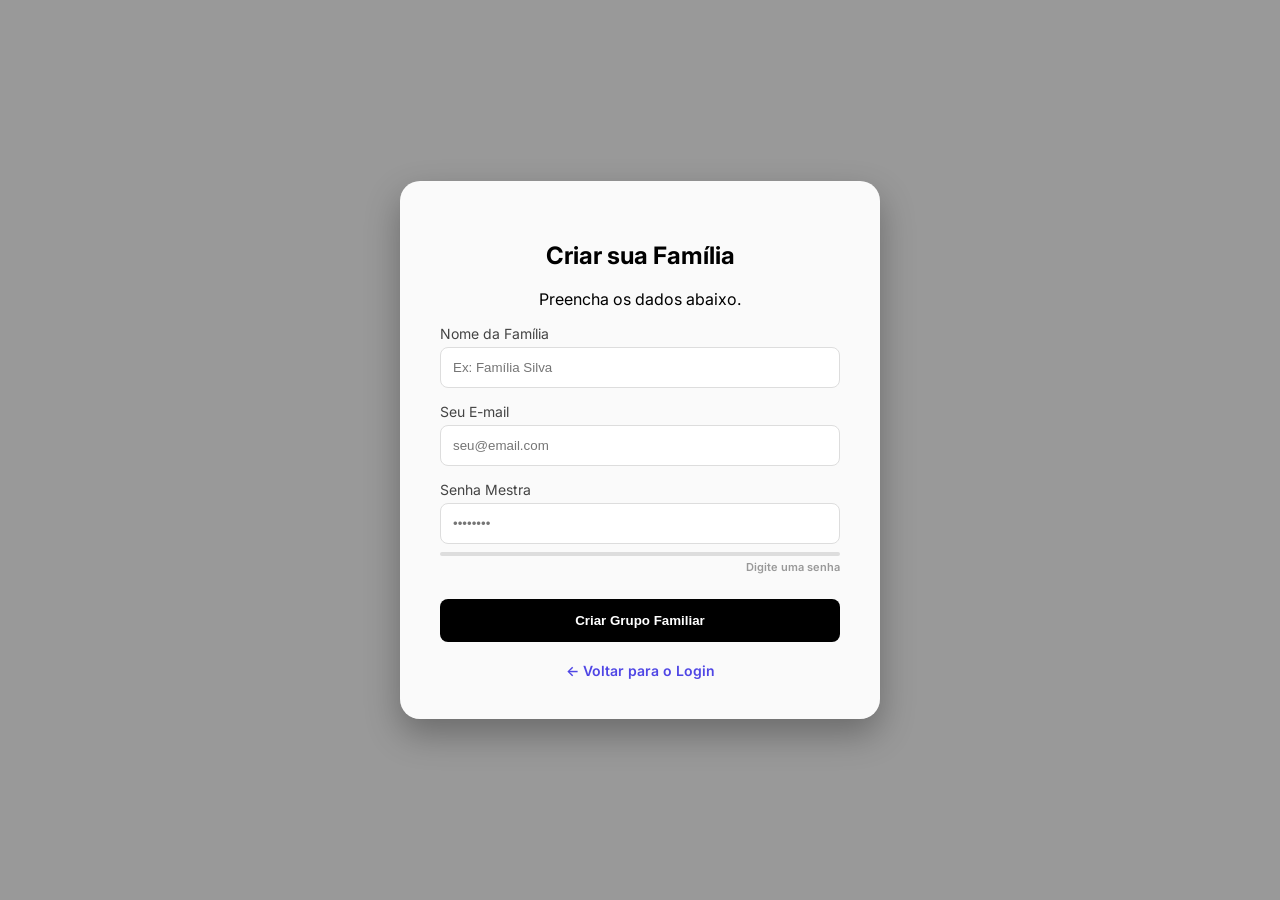
<file: cadastro.html>
<!DOCTYPE html>
<html lang="pt-br">
<head>
    <meta charset="UTF-8">
    <meta name="viewport" content="width=device-width, initial-scale=1.0">
    <title>FamilyHub - Criar Família</title>
    <link href="https://fonts.googleapis.com/css2?family=Inter:wght@400;600&display=swap" rel="stylesheet">
    <style>
        body, html { margin: 0; padding: 0; height: 100%; font-family: 'Inter', sans-serif; }
        
        .login-body {
            background-image: linear-gradient(rgba(0, 0, 0, 0.4), rgba(0, 0, 0, 0.4)), 
                              url('https://images.unsplash.com/photo-1511895426328-dc8714191300?q=80&w=2070&auto=format&fit=crop');
            background-size: cover; background-position: center;
            display: flex; align-items: center; justify-content: center; min-height: 100vh;
        }

        .login-container {
            background-color: rgba(255, 255, 255, 0.95);
            padding: 40px; border-radius: 20px; width: 100%; max-width: 400px;
            text-align: center; box-shadow: 0 15px 35px rgba(0,0,0,0.3);
            backdrop-filter: blur(5px);
        }

        .input-group { text-align: left; margin-bottom: 15px; }
        label { display: block; font-size: 14px; margin-bottom: 5px; color: #444; }
        input { width: 100%; padding: 12px; border: 1px solid #ddd; border-radius: 8px; box-sizing: border-box; outline: none; }
        
        /* Medidor de Senha */
        .password-meter { height: 4px; width: 100%; background-color: #ddd; border-radius: 2px; margin-top: 8px; overflow: hidden; }
        .meter-fill { height: 100%; width: 0%; transition: width 0.3s ease, background-color 0.3s ease; }
        .strength-text { font-size: 11px; margin-top: 4px; font-weight: 600; display: block; text-align: right; }

        .btn-primary {
            width: 100%; padding: 14px; background: #000; color: #fff;
            border: none; border-radius: 8px; font-weight: 600; cursor: pointer; margin-top: 10px;
        }

        .back-link { display: block; margin-top: 20px; color: #4F46E5; text-decoration: none; font-size: 14px; font-weight: 600; }
        .back-link:hover { text-decoration: underline; }
    </style>
</head>
<body class="login-body">
    <div class="login-container">
        <h2>Criar sua Família</h2>
        <p>Preencha os dados abaixo.</p>
        
        <form id="cadastroForm">
            <div class="input-group">
                <label>Nome da Família</label>
                <input type="text" placeholder="Ex: Família Silva" required>
            </div>
            
            <div class="input-group">
                <label>Seu E-mail</label>
                <input type="email" placeholder="seu@email.com" required>
            </div>

            <div class="input-group">
                <label>Senha Mestra</label>
                <input type="password" id="passwordInput" placeholder="••••••••" required>
                <div class="password-meter"><div id="meterFill" class="meter-fill"></div></div>
                <span id="strengthText" class="strength-text" style="color: #999;">Digite uma senha</span>
            </div>

            <button type="submit" class="btn-primary">Criar Grupo Familiar</button>
        </form>

        <a href="index.html" class="back-link">&larr; Voltar para o Login</a>
    </div>

    <script>
        // Lógica do Medidor de Senha
        const passwordInput = document.getElementById('passwordInput');
        const meterFill = document.getElementById('meterFill');
        const strengthText = document.getElementById('strengthText');

        passwordInput.addEventListener('input', function() {
            const senha = passwordInput.value;
            let forca = 0;
            if (senha.length > 5) forca++;
            if (senha.match(/[a-z]/) && senha.match(/[A-Z]/)) forca++;
            if (senha.match(/[0-9]/)) forca++;
            if (senha.match(/[^a-zA-Z0-9]/)) forca++;

            if (forca === 0) { meterFill.style.width = '0%'; strengthText.innerText = 'Digite uma senha'; strengthText.style.color = '#999'; }
            else if (forca === 1) { meterFill.style.width = '33%'; meterFill.style.backgroundColor = '#ff4d4d'; strengthText.innerText = 'Senha Fraca'; strengthText.style.color = '#ff4d4d'; }
            else if (forca <= 3) { meterFill.style.width = '66%'; meterFill.style.backgroundColor = '#ffd11a'; strengthText.innerText = 'Senha Média'; strengthText.style.color = '#ffd11a'; }
            else { meterFill.style.width = '100%'; meterFill.style.backgroundColor = '#2ecc71'; strengthText.innerText = 'Senha Forte'; strengthText.style.color = '#2ecc71'; }
        });

        // REDIRECIONAMENTO APÓS CADASTRO
        document.getElementById('cadastroForm').addEventListener('submit', function(e) {
            e.preventDefault(); // Para o envio padrão
            alert("Família criada com sucesso! Agora faça seu login.");
            window.location.href = "index.html"; // Redireciona para o login
        });
    </script>
</body>
</html>
</file>
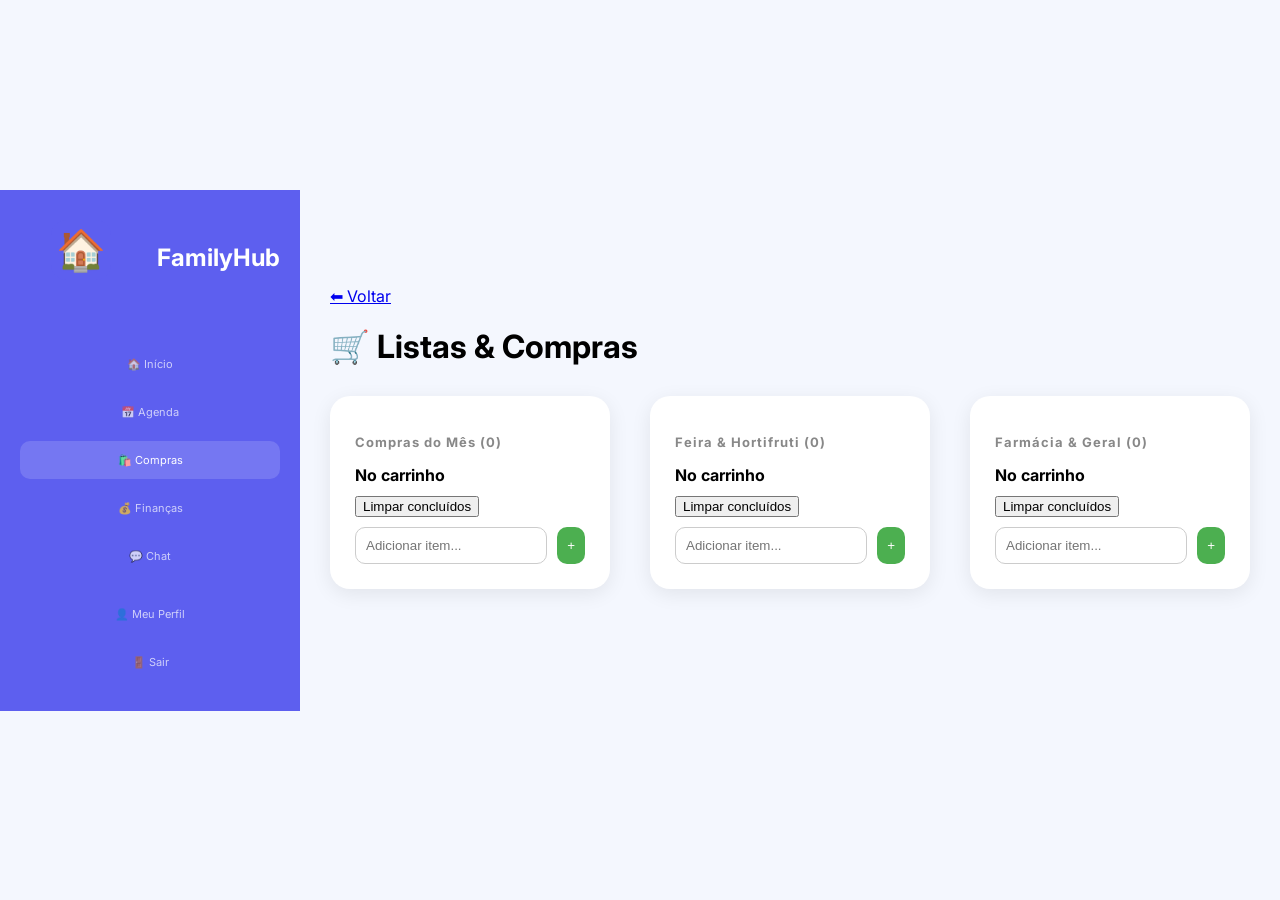
<file: compras.html>
<!DOCTYPE html>
<html lang="pt-br">
<head>
<meta charset="UTF-8">
<title>Compras - FamilyHub</title>

<link rel="stylesheet" href="style.css">
<link href="https://fonts.googleapis.com/css2?family=Inter:wght@400;500;600&display=swap" rel="stylesheet">

<style>
body {
  font-family: 'Inter', sans-serif;
  background: #f4f6fb;
}

.main-content {
  padding: 30px;
}

/* GRID */
.grid {
  display: flex;
  gap: 40px;
  margin-top: 20px;
}

/* CARD */
.card {
  background: white;
  border-radius: 20px;
  padding: 25px;
  width: 300px;
  box-shadow: 0 5px 20px rgba(0,0,0,0.08);
}

/* ITEM */
.item {
  background: #f1f3f6;
  padding: 10px;
  border-radius: 10px;
  margin-bottom: 10px;
  display: flex;
  align-items: center;
  gap: 10px;
}

.item input {
  width: 18px;
  height: 18px;
}

.completed {
  text-decoration: line-through;
  opacity: 0.6;
}

/* INPUT */
.add-area {
  display: flex;
  margin-top: 10px;
  gap: 10px;
}

.add-area input {
  flex: 1;
  padding: 10px;
  border-radius: 10px;
  border: 1px solid #ccc;
}

.add-area button {
  border: none;
  background: #4CAF50;
  color: white;
  padding: 10px;
  border-radius: 10px;
  cursor: pointer;
}
</style>
</head>

<body class="desktop-body">

<!-- SIDEBAR -->
<aside class="sidebar">
    <div class="sidebar-logo">
        <div class="logo-icon">🏠</div>
        <h2>FamilyHub</h2>
    </div>
    
    <nav class="sidebar-nav">
        <a href="dashboard.html" class="nav-item">🏠 Início</a>
        <a href="#" class="nav-item">📅 Agenda</a>
        <a href="compras.html" class="nav-item active">🛍️ Compras</a>
        <a href="financas.html" class="nav-item">💰 Finanças</a>
        <a href="#" class="nav-item">💬 Chat</a>

        <div class="spacer"></div>

        <a href="perfil.html" class="nav-item">👤 Meu Perfil</a>
        <a href="index.html" class="nav-item logout">🚪 Sair</a>
    </nav>
</aside>

<!-- CONTEÚDO -->
<main class="main-content">

<a href="dashboard.html">⬅ Voltar</a>

<h1 style="margin-bottom: 30px;">🛒 Listas & Compras</h1>

<div class="grid">

  <!-- LISTA 1 -->
  <div class="card">
    <h3>Compras do Mês (<span id="count1">0</span>)</h3>

    <div id="lista1"></div>

    <h4 style="margin: 15px 0 10px;">No carrinho</h4>
    <div id="concluidos1"></div>

    <button onclick="limparConcluidos('concluidos1')">
      Limpar concluídos
    </button>

    <div class="add-area">
      <input type="text" id="input1" placeholder="Adicionar item...">
      <button onclick="addItem('lista1','input1','concluidos1','count1')">+</button>
    </div>
  </div>

  <!-- LISTA 2 -->
  <div class="card">
    <h3>Feira & Hortifruti (<span id="count2">0</span>)</h3>

    <div id="lista2"></div>

    <h4 style="margin: 15px 0 10px;">No carrinho</h4>
    <div id="concluidos2"></div>

    <button onclick="limparConcluidos('concluidos2')">
      Limpar concluídos
    </button>

    <div class="add-area">
      <input type="text" id="input2" placeholder="Adicionar item...">
      <button onclick="addItem('lista2','input2','concluidos2','count2')">+</button>
    </div>
  </div>

  <!-- LISTA 3 -->
  <div class="card">
    <h3>Farmácia & Geral (<span id="count3">0</span>)</h3>

    <div id="lista3"></div>

    <h4 style="margin: 15px 0 10px;">No carrinho</h4>
    <div id="concluidos3"></div>

    <button onclick="limparConcluidos('concluidos3')">
      Limpar concluídos
    </button>

    <div class="add-area">
      <input type="text" id="input3" placeholder="Adicionar item...">
      <button onclick="addItem('lista3','input3','concluidos3','count3')">+</button>
    </div>
  </div>

</div>

</main>

<script>
function addItem(listaId, inputId, concluidosId, countId) {
  let input = document.getElementById(inputId);
  let valor = input.value.trim();

  if (!valor) return;

  let lista = document.getElementById(listaId);

  let div = document.createElement("div");
  div.className = "item";

  div.innerHTML = `
    <input type="checkbox" onchange="toggleItem(this, '${listaId}', '${concluidosId}', '${countId}')">
    <span>${valor}</span>
  `;

  lista.appendChild(div);
  input.value = "";

  atualizarContador(listaId, countId);
}

function toggleItem(checkbox, listaId, concluidosId, countId) {
  let item = checkbox.parentElement;

  if (checkbox.checked) {
    item.classList.add("completed");
    document.getElementById(concluidosId).appendChild(item);
  } else {
    item.classList.remove("completed");
    document.getElementById(listaId).appendChild(item);
  }

  atualizarContador(listaId, countId);
}

function limparConcluidos(concluidosId) {
  document.getElementById(concluidosId).innerHTML = "";
}

function atualizarContador(listaId, countId) {
  let total = document.getElementById(listaId).children.length;
  document.getElementById(countId).innerText = total;
}
</script>

</body>
</html>
</file>
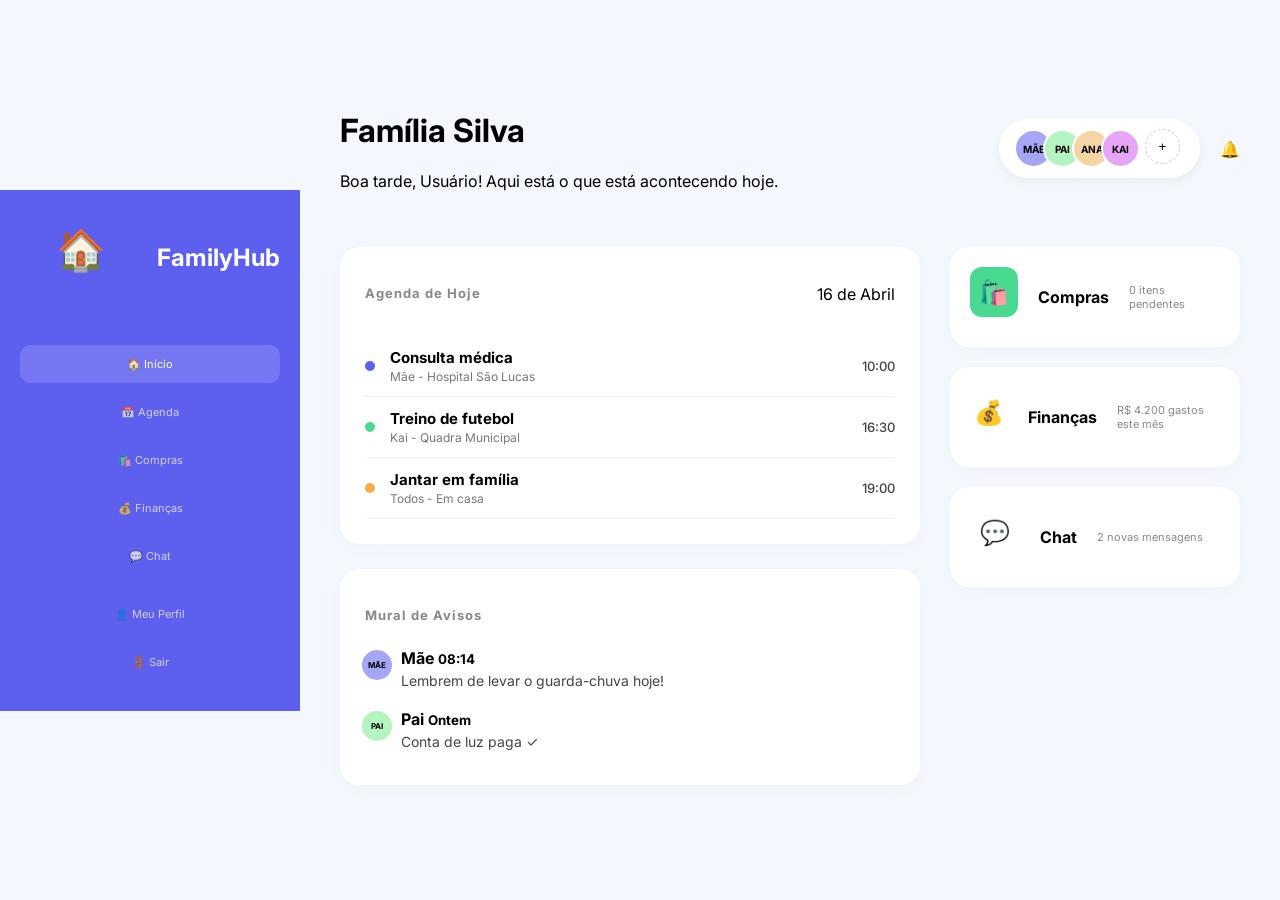
<file: dashboard.html>
<!DOCTYPE html>
<html lang="pt-br">
<head>
    <meta charset="UTF-8">
    <meta name="viewport" content="width=device-width, initial-scale=1.0">
    <title>FamilyHub - Dashboard</title>

    <link rel="stylesheet" href="style.css">
    <link href="https://fonts.googleapis.com/css2?family=Inter:wght@400;500;600;700&display=swap" rel="stylesheet">
</head>

<body class="desktop-body">

    <!-- SIDEBAR -->
    <aside class="sidebar">
        <div class="sidebar-logo">
            <div class="logo-icon">🏠</div>
            <h2>FamilyHub</h2>
        </div>
        
        <nav class="sidebar-nav">
            <a href="dashboard.html" class="nav-item active">🏠 Início</a>
            <a href="#" class="nav-item">📅 Agenda</a>
            <a href="compras.html" class="nav-item">🛍️ Compras</a>
            <!-- CORRIGIDO AQUI -->
            <a href="financas.html" class="nav-item">💰 Finanças</a>
            <a href="#" class="nav-item">💬 Chat</a>
            <div class="spacer"></div>
            <a href="perfil.html" class="nav-item">👤 Meu Perfil</a>
            <a href="index.html" class="nav-item logout">🚪 Sair</a>
        </nav>
    </aside>

    <!-- CONTEÚDO -->
    <main class="main-content">

        <!-- HEADER -->
        <header class="main-header">
            <div class="welcome">
                <h1>Família Silva</h1>
                <p>Boa tarde, <span id="nomeUsuario"></span>! Aqui está o que está acontecendo hoje.</p>
            </div>
            
            <div class="header-actions">
                <div class="members-list">
                    <span class="avatar mae">MÃE</span>
                    <span class="avatar pai">PAI</span>
                    <span class="avatar ana">ANA</span>
                    <span class="avatar kai">KAI</span>
                    <button class="btn-add">+</button>
                </div>
                <div class="notif">🔔</div>
            </div>
        </header>

        <!-- GRID -->
        <div class="dashboard-grid">
            
            <!-- COLUNA ESQUERDA -->
            <div class="column">
                
                <section class="card">
                    <div class="card-header">
                        <h3>Agenda de Hoje</h3>
                        <span>16 de Abril</span>
                    </div>

                    <div class="event-item">
                        <span class="dot blue"></span>
                        <div class="event-info">
                            <strong>Consulta médica</strong>
                            <p>Mãe - Hospital São Lucas</p>
                        </div>
                        <span class="time">10:00</span>
                    </div>

                    <div class="event-item">
                        <span class="dot green"></span>
                        <div class="event-info">
                            <strong>Treino de futebol</strong>
                            <p>Kai - Quadra Municipal</p>
                        </div>
                        <span class="time">16:30</span>
                    </div>

                    <div class="event-item">
                        <span class="dot orange"></span>
                        <div class="event-info">
                            <strong>Jantar em família</strong>
                            <p>Todos - Em casa</p>
                        </div>
                        <span class="time">19:00</span>
                    </div>
                </section>

                <section class="card">
                    <h3>Mural de Avisos</h3>

                    <div class="notice">
                        <span class="avatar small mae">MÃE</span>
                        <div class="notice-content">
                            <strong>Mãe <small>08:14</small></strong>
                            <p>Lembrem de levar o guarda-chuva hoje!</p>
                        </div>
                    </div>

                    <div class="notice">
                        <span class="avatar small pai">PAI</span>
                        <div class="notice-content">
                            <strong>Pai <small>Ontem</small></strong>
                            <p>Conta de luz paga ✓</p>
                        </div>
                    </div>
                </section>

            </div>

            <!-- COLUNA DIREITA -->
            <div class="column">
                
                <div class="tools-grid-desktop">

                    <!-- COMPRAS -->
                    <a href="compras.html" style="text-decoration: none; color: inherit;">
                        <div class="tool-card">
                            <div class="icon-box green">🛍️</div>
                            <h4>Compras</h4>
                            <p id="contador">0 itens pendentes</p>
                        </div>
                    </a>

                    <!-- FINANÇAS (CORRIGIDO) -->
                    <a href="financas.html" style="text-decoration: none; color: inherit;">
                        <div class="tool-card">
                            <div class="icon-box yellow">💰</div>
                            <h4>Finanças</h4>
                            <p>R$ 4.200 gastos este mês</p>
                        </div>
                    </a>

                    <!-- CHAT -->
                    <div class="tool-card">
                        <div class="icon-box purple">💬</div>
                        <h4>Chat</h4>
                        <p>2 novas mensagens</p>
                    </div>

                </div>

            </div>

        </div>

    </main>

    <!-- SCRIPT -->
    <script>
        let nome = localStorage.getItem("usuario") || "Usuário";
        document.getElementById("nomeUsuario").innerText = nome;

        let lista = JSON.parse(localStorage.getItem("compras")) || [];
        document.getElementById("contador").innerText = lista.length + " itens pendentes";
    </script>

</body>
</html>
</file>
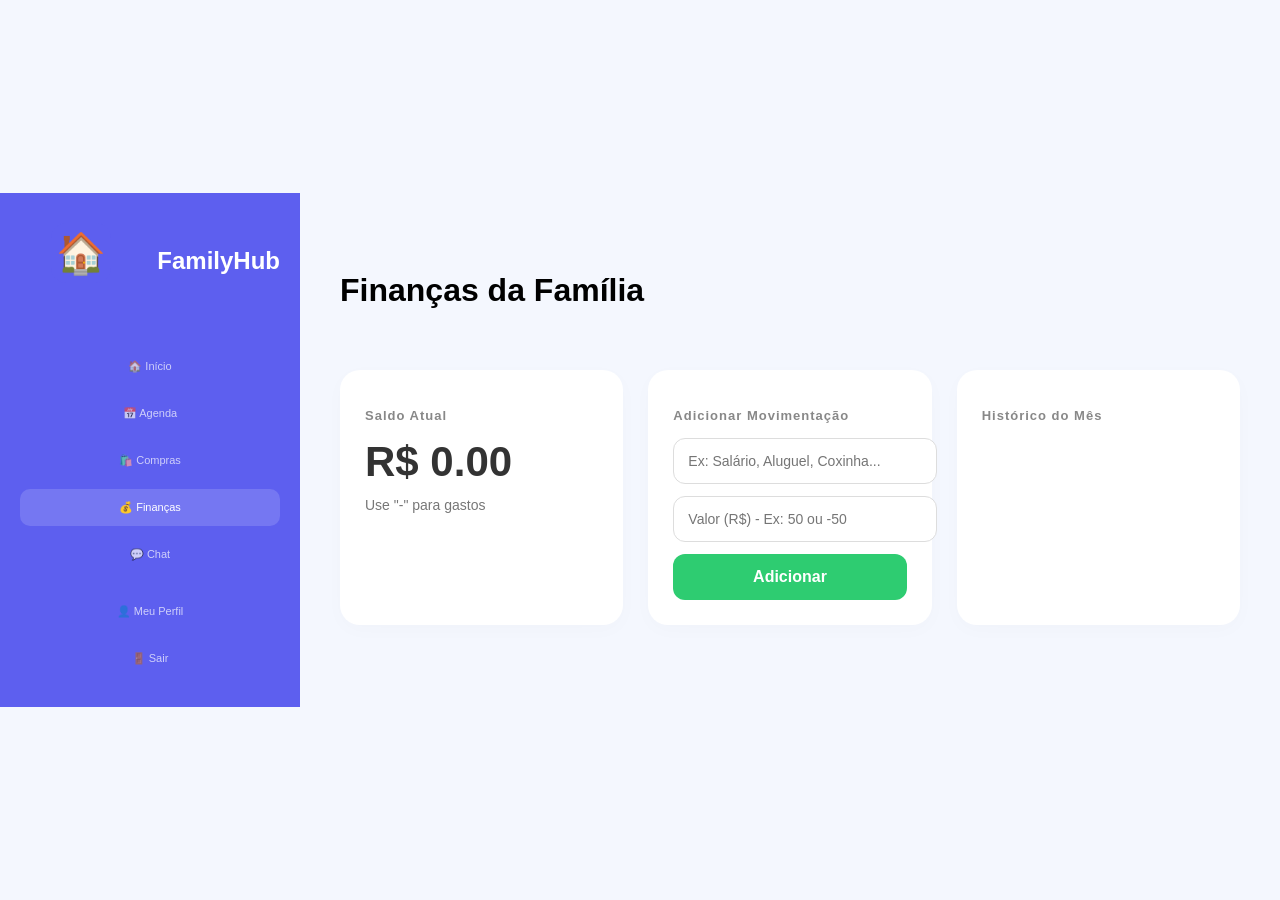
<file: financas.html>
<!DOCTYPE html>
<html lang="pt-br">
<head>
    <meta charset="UTF-8">
    <meta name="viewport" content="width=device-width, initial-scale=1.0">
    <title>FamilyHub - Finanças</title>
    <link rel="stylesheet" href="style.css">
</head>
<body class="desktop-body">

    <aside class="sidebar">
        <div class="sidebar-logo">
            <div class="logo-icon">🏠</div>
            <h2>FamilyHub</h2>
        </div>
        
        <nav class="sidebar-nav">
            <a href="dashboard.html" class="nav-item">🏠 Início</a>
            <a href="#" class="nav-item">📅 Agenda</a>
            <a href="compras.html" class="nav-item">🛍️ Compras</a>
            <a href="financas.html" class="nav-item active">💰 Finanças</a>
            <a href="#" class="nav-item">💬 Chat</a>
            <div class="spacer"></div>
            <a href="perfil.html" class="nav-item">👤 Meu Perfil</a>
            <a href="index.html" class="nav-item logout">🚪 Sair</a>
        </nav>
    </aside>

    <main class="main-content">
        <header class="main-header">
            <h1>Finanças da Família</h1>
        </header>

        <div class="finance-grid">

            <div class="card">
                <h3>Saldo Atual</h3>
                <h1 id="saldo">R$ 0,00</h1>
                <small id="status-legenda">Use "-" para gastos</small>
            </div>

            <div class="card">
                <h3>Adicionar Movimentação</h3>
                <input type="text" id="descricao" placeholder="Ex: Salário, Aluguel, Coxinha...">
                <input type="number" id="valor" placeholder="Valor (R$) - Ex: 50 ou -50">
                <button onclick="adicionarMovimentacao()">Adicionar</button>
            </div>

            <div class="card">
                <h3>Histórico do Mês</h3>
                <ul id="lista"></ul>
            </div>

        </div>
    </main>

    <script>
        let movimentacoes = JSON.parse(localStorage.getItem("gastos")) || [];

        function salvar() {
            localStorage.setItem("gastos", JSON.stringify(movimentacoes));
        }

        function getMesAtual() {
            return new Date().getMonth();
        }

        function atualizar() {
            const lista = document.getElementById("lista");
            const elementoSaldo = document.getElementById("saldo");
            lista.innerHTML = "";

            let saldoTotal = 0;
            const mesAtual = getMesAtual();

            movimentacoes.forEach((m, index) => {
                if (m.mes === mesAtual) {
                    saldoTotal += m.valor; // Se m.valor for negativo, ele subtrai automaticamente. Se for positivo, soma.

                    const li = document.createElement("li");
                    li.style.display = "flex";
                    li.style.justifyContent = "space-between";
                    li.style.marginBottom = "10px";
                    li.style.borderBottom = "1px solid #eee";
                    li.style.paddingBottom = "5px";

                    // Define a cor do texto do item no histórico (Verde para ganho, Vermelho para gasto)
                    const corValor = m.valor > 0 ? "#2ecc71" : "#e74c3c";
                    const sinal = m.valor > 0 ? "+" : "";

                    li.innerHTML = `
                        <span>${m.descricao}</span>
                        <span style="color: ${corValor}; font-weight: bold;">
                            ${sinal} R$ ${m.valor.toFixed(2)}
                            <button onclick="remover(${index})" style="background:none; border:none; cursor:pointer; margin-left:10px;">🗑️</button>
                        </span>
                    `;

                    lista.appendChild(li);
                }
            });

            elementoSaldo.innerText = "R$ " + saldoTotal.toFixed(2);

            // Cor do Saldo Geral
            if (saldoTotal < 0) {
                elementoSaldo.style.color = "#e74c3c"; // Saldo negativo (vermelho)
            } else if (saldoTotal > 0) {
                elementoSaldo.style.color = "#2ecc71"; // Saldo positivo (verde)
            } else {
                elementoSaldo.style.color = "#333"; // Zero (neutro)
            }
        }

        function adicionarMovimentacao() {
            const desc = document.getElementById("descricao").value;
            const valor = parseFloat(document.getElementById("valor").value);

            if (!desc || isNaN(valor)) {
                alert("Por favor, preencha a descrição e o valor.");
                return;
            }

            movimentacoes.push({
                descricao: desc,
                valor: valor, // Salva exatamente o que foi digitado (positivo ou negativo)
                mes: getMesAtual()
            });

            salvar();
            atualizar();

            document.getElementById("descricao").value = "";
            document.getElementById("valor").value = "";
        }

        function remover(index) {
            movimentacoes.splice(index, 1);
            salvar();
            atualizar();
        }

        atualizar();
    </script>

</body>
</html>
</file>
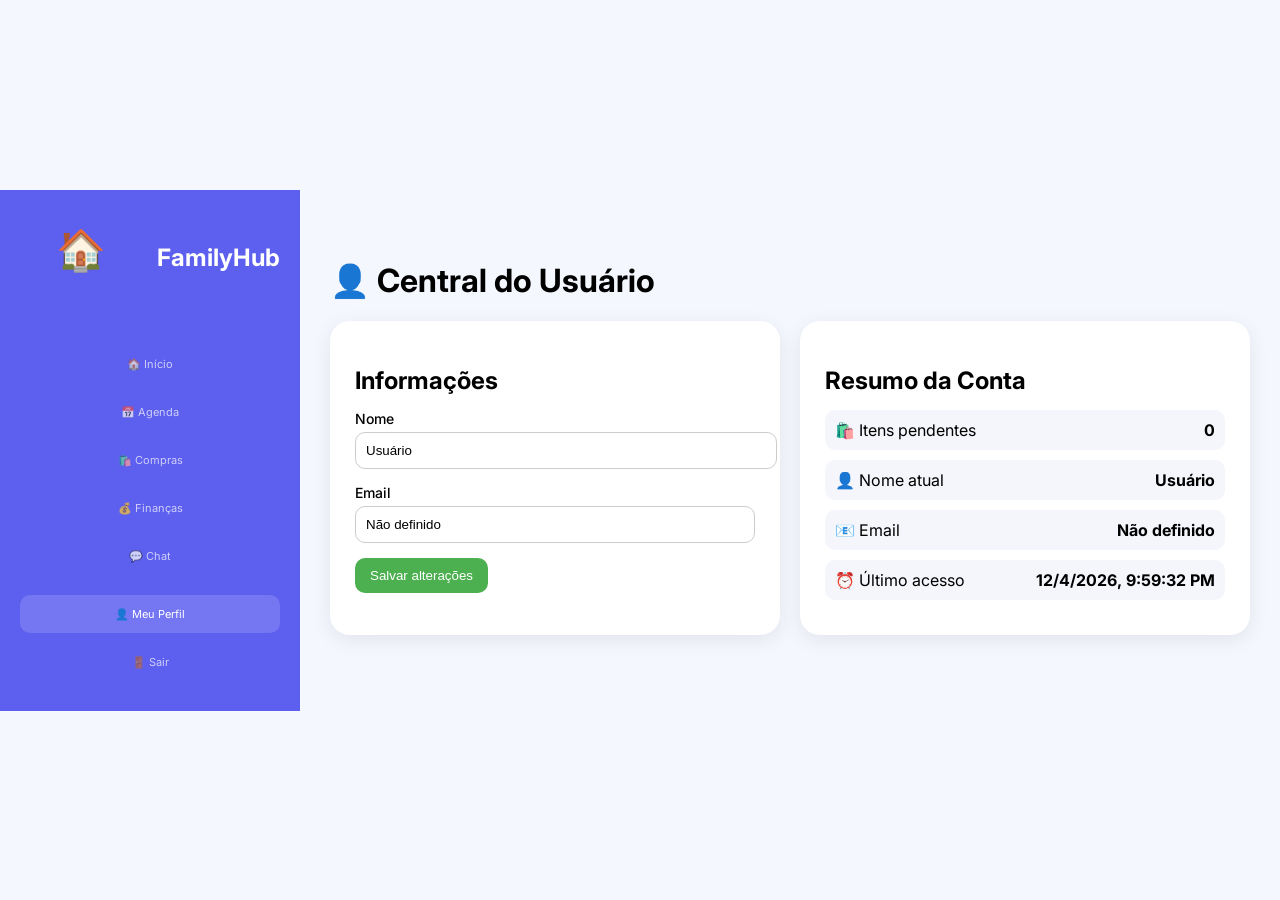
<file: perfil.html>
<!DOCTYPE html>
<html lang="pt-br">
<head>
<meta charset="UTF-8">
<meta name="viewport" content="width=device-width, initial-scale=1.0">
<title>Meu Perfil - FamilyHub</title>

<link rel="stylesheet" href="style.css">
<link href="https://fonts.googleapis.com/css2?family=Inter:wght@400;500;600&display=swap" rel="stylesheet">

<style>
.main-content {
  padding: 30px;
}

.profile-container {
  display: grid;
  grid-template-columns: 1fr 1fr;
  gap: 20px;
}

/* CARD */
.card {
  background: white;
  padding: 25px;
  border-radius: 20px;
  box-shadow: 0 5px 20px rgba(0,0,0,0.08);
}

.card h2 {
  margin-bottom: 15px;
}

/* INPUTS */
.input-group {
  margin-bottom: 15px;
}

.input-group label {
  display: block;
  margin-bottom: 5px;
  font-weight: 500;
}

.input-group input {
  width: 100%;
  padding: 10px;
  border-radius: 10px;
  border: 1px solid #ccc;
}

/* STATS */
.stat {
  display: flex;
  justify-content: space-between;
  margin-bottom: 10px;
  padding: 10px;
  background: #f4f6fb;
  border-radius: 10px;
}

/* BOTÃO */
button {
  background: #4CAF50;
  color: white;
  border: none;
  padding: 10px 15px;
  border-radius: 10px;
  cursor: pointer;
}
</style>
</head>

<body class="desktop-body">

<!-- SIDEBAR -->
<aside class="sidebar">
    <div class="sidebar-logo">
        <div class="logo-icon">🏠</div>
        <h2>FamilyHub</h2>
    </div>

    <nav class="sidebar-nav">
        <a href="dashboard.html" class="nav-item">🏠 Início</a>
        <a href="#" class="nav-item">📅 Agenda</a>
        <a href="compras.html" class="nav-item">🛍️ Compras</a>
        <a href="financas.html" class="nav-item">💰 Finanças</a>
        <a href="#" class="nav-item">💬 Chat</a>
        <div class="spacer"></div>
        <a href="perfil.html" class="nav-item active">👤 Meu Perfil</a>
        <a href="index.html" class="nav-item logout">🚪 Sair</a>
    </nav>
</aside>

<!-- CONTEÚDO -->
<main class="main-content">

<h1>👤 Central do Usuário</h1>

<div class="profile-container">

    <!-- INFO USUÁRIO -->
    <div class="card">
        <h2>Informações</h2>

        <div class="input-group">
            <label>Nome</label>
            <input type="text" id="nomeInput">
        </div>

        <div class="input-group">
            <label>Email</label>
            <input type="email" id="emailInput">
        </div>

        <button onclick="salvar()">Salvar alterações</button>
    </div>

    <!-- RESUMO -->
    <div class="card">
        <h2>Resumo da Conta</h2>

        <div class="stat">
            <span>🛍️ Itens pendentes</span>
            <strong id="comprasPendentes">0</strong>
        </div>

        <div class="stat">
            <span>👤 Nome atual</span>
            <strong id="nomeAtual"></strong>
        </div>

        <div class="stat">
            <span>📧 Email</span>
            <strong id="emailAtual"></strong>
        </div>

        <div class="stat">
            <span>⏰ Último acesso</span>
            <strong id="acesso"></strong>
        </div>
    </div>

</div>

</main>

<script>
// carregar dados
let nome = localStorage.getItem("usuario") || "Usuário";
let email = localStorage.getItem("email") || "Não definido";

// compras
let compras = JSON.parse(localStorage.getItem("compras")) || [];

// preencher inputs
document.getElementById("nomeInput").value = nome;
document.getElementById("emailInput").value = email;

// preencher resumo
document.getElementById("nomeAtual").innerText = nome;
document.getElementById("emailAtual").innerText = email;
document.getElementById("comprasPendentes").innerText = compras.length;

// último acesso simples
document.getElementById("acesso").innerText = new Date().toLocaleString();

// salvar
function salvar() {
  let novoNome = document.getElementById("nomeInput").value;
  let novoEmail = document.getElementById("emailInput").value;

  localStorage.setItem("usuario", novoNome);
  localStorage.setItem("email", novoEmail);

  alert("Perfil atualizado!");

  location.reload();
}
</script>

</body>
</html>
</file>
<file: style.css>
/* Configurações Gerais */
:root {
    --primary-color: #5D5FEF;
    --bg-color: #F8F9FA;
    --text-dark: #333;
    --text-light: #666;
    --border-radius: 12px;
}

body {
    font-family: 'Inter', sans-serif;
    background-color: var(--bg-color);
    margin: 0;
    display: flex;
    justify-content: center;
    align-items: center;
    min-height: 100vh;
}

/* Container de Login */
.login-container {
    background: white;
    padding: 40px;
    border-radius: 20px;
    box-shadow: 0 10px 25px rgba(0,0,0,0.05);
    width: 100%;
    max-width: 400px;
    text-align: center;
}

/* Logo e Texto */
.logo-icon {
    font-size: 40px;
    background: var(--primary-color);
    width: 60px;
    height: 60px;
    margin: 0 auto 15px;
    border-radius: 15px;
    display: flex;
    align-items: center;
    justify-content: center;
}

.login-header h1 { margin-bottom: 5px; color: var(--text-dark); }
.login-header p { color: var(--text-light); font-size: 14px; }

/* Avatares */
.avatar-group {
    display: flex;
    justify-content: center;
    margin: 25px 0;
}

.avatar {
    width: 35px;
    height: 35px;
    border-radius: 50%;
    display: flex;
    align-items: center;
    justify-content: center;
    font-size: 10px;
    font-weight: bold;
    margin: 0 -5px;
    border: 2px white solid;
}

.mae { background: #A5A6F6; }
.pai { background: #B4F4C1; }
.ana { background: #F6D5A5; }
.plus { background: #F6A5C1; }

/* Inputs e Botões */
.input-group { text-align: left; margin-bottom: 15px; }
.input-group label { display: block; font-size: 14px; margin-bottom: 5px; }

input[type="email"], input[type="password"] {
    width: 100%;
    padding: 12px;
    border: 1px solid #DDD;
    border-radius: var(--border-radius);
    box-sizing: border-box;
}

.form-options {
    display: flex;
    justify-content: space-between;
    font-size: 13px;
    margin-bottom: 20px;
    color: var(--text-light);
}

.btn-primary {
    width: 100%;
    padding: 14px;
    background: white;
    border: 1px solid #DDD;
    border-radius: var(--border-radius);
    font-weight: bold;
    cursor: pointer;
    transition: 0.3s;
}

.btn-primary:hover { background: #f0f0f0; }

.divider { margin: 20px 0; font-size: 12px; color: #999; position: relative; }

.btn-google {
    width: 100%;
    padding: 12px;
    background: white;
    border: 1px solid #DDD;
    border-radius: var(--border-radius);
    display: flex;
    align-items: center;
    justify-content: center;
    gap: 10px;
    cursor: pointer;
}

.login-footer { margin-top: 25px; font-size: 14px; }
.login-footer a { color: var(--primary-color); text-decoration: none; font-weight: 600; }
/* Configurações específicas do Dashboard */
.dash-body {
    background-color: #F0F2F5;
    align-items: flex-start; /* Para permitir scroll se necessário */
}

.mobile-container {
    width: 100%;
    max-width: 450px;
    background: #F0F2F5;
    min-height: 100vh;
    padding-bottom: 80px; /* Espaço para o menu inferior */
}

/* Header */
.dash-header {
    background-color: #5D5FEF;
    color: white;
    padding: 30px 20px;
    border-radius: 0 0 30px 30px;
}

.header-top {
    display: flex;
    justify-content: space-between;
    align-items: center;
    margin-bottom: 25px;
}

.user-greeting p { opacity: 0.8; font-size: 14px; margin: 0; }
.user-greeting h2 { margin: 5px 0; font-size: 22px; }

.members-scroll {
    display: flex;
    gap: 15px;
    overflow-x: auto;
}

.member { text-align: center; font-size: 12px; }
.member p { margin-top: 5px; opacity: 0.9; }
.member .avatar { border: 2px solid rgba(255,255,255,0.3); margin-bottom: 5px; }
.member.active .avatar { border-color: white; transform: scale(1.1); }
.kai { background: #E6A5F6; }
.invite { background: rgba(255,255,255,0.2); cursor: pointer; }

/* Cards e Conteúdo */
.dash-content { padding: 20px; }

.card {
    background: white;
    border-radius: 20px;
    padding: 20px;
    margin-bottom: 20px;
    box-shadow: 0 4px 12px rgba(0,0,0,0.03);
}

.card h3 {
    font-size: 13px;
    color: #888;
    letter-spacing: 1px;
    margin-bottom: 15px;
}

/* Itens de Evento */
.event-item {
    display: flex;
    align-items: center;
    padding: 12px 0;
    border-bottom: 1px solid #F0F0F0;
}

.dot { width: 10px; height: 10px; border-radius: 50%; margin-right: 15px; }
.blue { background: #5D5FEF; }
.green { background: #4AD991; }
.orange { background: #FFA94D; }

.event-info { flex: 1; }
.event-info strong { display: block; font-size: 15px; }
.event-info p { font-size: 12px; color: #777; margin: 2px 0 0; }
.time { font-size: 13px; font-weight: 500; color: #444; }

/* Grid de Ferramentas */
.tools-grid {
    display: grid;
    grid-template-columns: 1fr 1fr;
    gap: 15px;
    margin-bottom: 20px;
}

.tool-card {
    background: white;
    padding: 15px;
    border-radius: 20px;
    box-shadow: 0 4px 12px rgba(0,0,0,0.03);
}

.icon-box {
    width: 40px;
    height: 40px;
    border-radius: 12px;
    display: flex;
    align-items: center;
    justify-content: center;
    margin-bottom: 10px;
}

.tool-card h4 { margin: 5px 0; font-size: 16px; }
.tool-card p { font-size: 11px; color: #888; margin: 0; }

/* Mural */
.notice { display: flex; gap: 12px; padding: 10px 0; }
.avatar.small { width: 30px; height: 30px; font-size: 8px; flex-shrink: 0; }
.notice-content p { font-size: 14px; margin: 4px 0 0; color: #444; }

/* Menu Inferior */
.bottom-nav {
    position: fixed;
    bottom: 0;
    left: 50%;
    transform: translateX(-50%);
    width: 100%;
    max-width: 450px;
    background: white;
    display: flex;
    justify-content: space-around;
    padding: 15px 0;
    border-top: 1px solid #EEE;
}

.nav-item { text-decoration: none; color: #AAA; display: flex; flex-direction: column; align-items: center; font-size: 11px; }
.nav-item.active { color: var(--primary-color); }
/* Reset e Base para Desktop */
.desktop-body {
    background-color: #f4f7fe;
    display: flex; /* Alinha sidebar e conteúdo lado a lado */
    margin: 0;
    height: 100vh;
    overflow: hidden;
}

/* Sidebar */
.sidebar {
    width: 260px;
    background-color: #5D5FEF;
    color: white;
    display: flex;
    flex-direction: column;
    padding: 30px 20px;
}

.sidebar-logo {
    display: flex;
    align-items: center;
    gap: 15px;
    margin-bottom: 50px;
}

.sidebar-nav {
    display: flex;
    flex-direction: column;
    gap: 10px;
    height: 100%;
}

.nav-item {
    color: rgba(255,255,255,0.7);
    text-decoration: none;
    padding: 12px 15px;
    border-radius: 10px;
    transition: 0.3s;
}

.nav-item:hover, .nav-item.active {
    background: rgba(255,255,255,0.15);
    color: white;
}

.spacer { flex: 1; }

/* Main Content Area */
.main-content {
    flex: 1;
    overflow-y: auto;
    padding: 40px;
}

.main-header {
    display: flex;
    justify-content: space-between;
    align-items: center;
    margin-bottom: 40px;
}

.header-actions {
    display: flex;
    align-items: center;
    gap: 20px;
}

.members-list {
    display: flex;
    background: white;
    padding: 10px 20px;
    border-radius: 50px;
    box-shadow: 0 4px 10px rgba(0,0,0,0.05);
}

.btn-add {
    width: 35px;
    height: 35px;
    border-radius: 50%;
    border: 1px dashed #ccc;
    background: none;
    cursor: pointer;
    margin-left: 10px;
}

/* Dashboard Grid System */
.dashboard-grid {
    display: grid;
    grid-template-columns: 2fr 1fr; /* Coluna esquerda maior */
    gap: 30px;
}

.card {
    background: white;
    border-radius: 20px;
    padding: 25px;
    margin-bottom: 25px;
    box-shadow: 0 5px 20px rgba(0,0,0,0.02);
}

.card-header {
    display: flex;
    justify-content: space-between;
    align-items: center;
    margin-bottom: 20px;
}

/* Widgets da Direita */
.tools-grid-desktop {
    display: flex;
    flex-direction: column;
    gap: 20px;
}

.tool-card {
    background: white;
    padding: 20px;
    border-radius: 20px;
    display: flex;
    align-items: center;
    gap: 20px;
    box-shadow: 0 5px 20px rgba(0,0,0,0.02);
}

.icon-box {
    width: 50px;
    height: 50px;
    border-radius: 12px;
    display: flex;
    align-items: center;
    justify-content: center;
    font-size: 24px;
} 

/* ===== FINANÇAS ===== */

.finance-grid {
    display: grid;
    grid-template-columns: 1fr 1fr 1fr;
    gap: 25px;
    margin-top: 20px;
}

#saldo {
    font-size: 42px;
    font-weight: 700;
    margin: 10px 0;
}

#status-legenda {
    color: #777;
    font-size: 14px;
}

/* Inputs das finanças */
.finance-grid input {
    width: 100%;
    padding: 14px;
    margin-bottom: 12px;
    border-radius: 12px;
    border: 1px solid #ddd;
    font-size: 14px;
    outline: none;
    transition: 0.2s;
}

.finance-grid input:focus {
    border-color: #5D5FEF;
}

/* Botão */
.finance-grid button {
    width: 100%;
    padding: 14px;
    border: none;
    border-radius: 12px;
    background: #2ecc71;
    color: white;
    font-size: 16px;
    font-weight: 600;
    cursor: pointer;
    transition: 0.2s;
}

.finance-grid button:hover {
    background: #27ae60;
}

/* Lista */
#lista {
    list-style: none;
    padding: 0;
    margin: 0;
}

/* Itens do histórico */
#lista li {
    display: flex;
    justify-content: space-between;
    align-items: center;
    padding: 10px 0;
    border-bottom: 1px solid #eee;
}

/* Botão lixeira */
#lista button {
    background: none;
    border: none;
    cursor: pointer;
    font-size: 14px;
}

/* Hover nos cards */
.card {
    transition: 0.2s;
}

.card:hover {
    transform: translateY(-4px);
}
</file>
